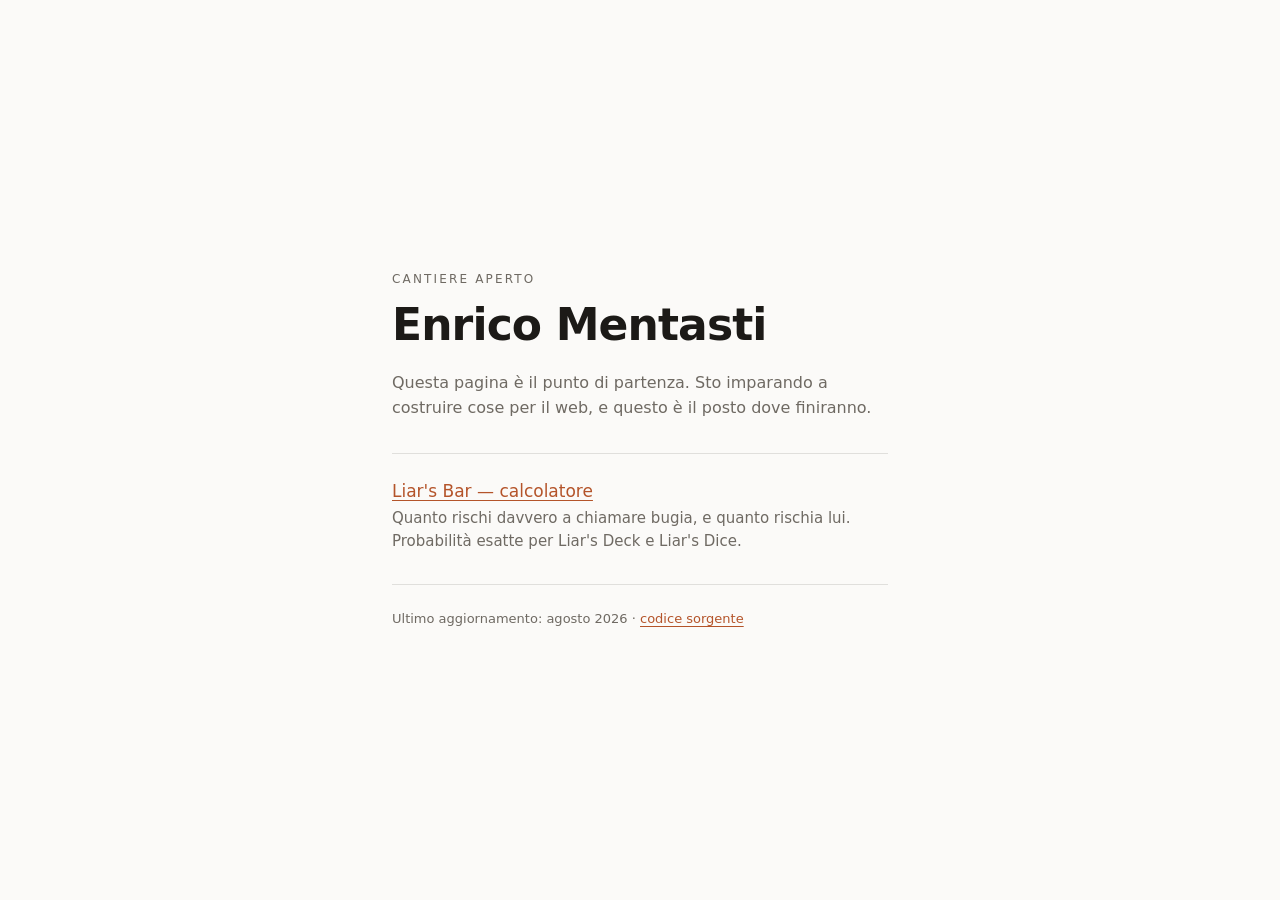
<file: index.html>
<!DOCTYPE html>
<html lang="it">
<head>
<meta charset="UTF-8">
<meta name="viewport" content="width=device-width, initial-scale=1.0">
<title>Enrico Mentasti</title>
<style>
  :root{
    --bg: #fbfaf8;
    --ink: #1c1a17;
    --dim: #6f6a63;
    --line: rgba(28,26,23,0.12);
    --accent: #b4542a;
  }
  @media (prefers-color-scheme: dark){
    :root{
      --bg: #14130f;
      --ink: #f0ece4;
      --dim: #9a938a;
      --line: rgba(240,236,228,0.14);
      --accent: #e08a5c;
    }
  }

  *{ box-sizing: border-box; margin: 0; padding: 0; }

  body{
    background: var(--bg);
    color: var(--ink);
    font-family: -apple-system, BlinkMacSystemFont, "Segoe UI", system-ui, sans-serif;
    line-height: 1.6;
    -webkit-font-smoothing: antialiased;
    display: flex;
    align-items: center;
    min-height: 100vh;
  }

  main{
    width: 100%;
    max-width: 34rem;
    margin: 0 auto;
    padding: 3rem 1.5rem;
  }

  .eyebrow{
    font-size: 0.75rem;
    letter-spacing: 0.18em;
    text-transform: uppercase;
    color: var(--dim);
    margin-bottom: 0.75rem;
  }

  h1{
    font-size: clamp(2rem, 6vw, 2.75rem);
    line-height: 1.1;
    font-weight: 600;
    letter-spacing: -0.02em;
    margin-bottom: 1.25rem;
  }

  p{
    color: var(--dim);
    margin-bottom: 1rem;
    max-width: 30rem;
  }

  .rule{
    border: 0;
    border-top: 1px solid var(--line);
    margin: 2rem 0 1.5rem;
  }

  footer{
    font-size: 0.8125rem;
    color: var(--dim);
  }

  a{
    color: var(--accent);
    text-decoration-thickness: 1px;
    text-underline-offset: 0.2em;
  }

  .things{ list-style: none; }
  .things li{ margin-bottom: 1rem; }
  .things a{
    display: block;
    font-size: 1.0625rem;
    font-weight: 500;
    margin-bottom: 0.15rem;
  }
  .things span{
    display: block;
    color: var(--dim);
    font-size: 0.9375rem;
    line-height: 1.5;
  }
</style>
</head>
<body>
  <main>
    <p class="eyebrow">Cantiere aperto</p>

    <h1>Enrico Mentasti</h1>

    <p>
      Questa pagina è il punto di partenza. Sto imparando a costruire
      cose per il web, e questo è il posto dove finiranno.
    </p>

    <hr class="rule">

    <ul class="things">
      <li>
        <a href="liars-bar/">Liar's Bar — calcolatore</a>
        <span>Quanto rischi davvero a chiamare bugia, e quanto rischia lui.
        Probabilità esatte per Liar's Deck e Liar's Dice.</span>
      </li>
    </ul>

    <hr class="rule">

    <footer>
      Ultimo aggiornamento: agosto 2026 &middot;
      <a href="https://github.com/e-mentasti/e-mentasti.github.io">codice sorgente</a>
    </footer>
  </main>
</body>
</html>
</file>
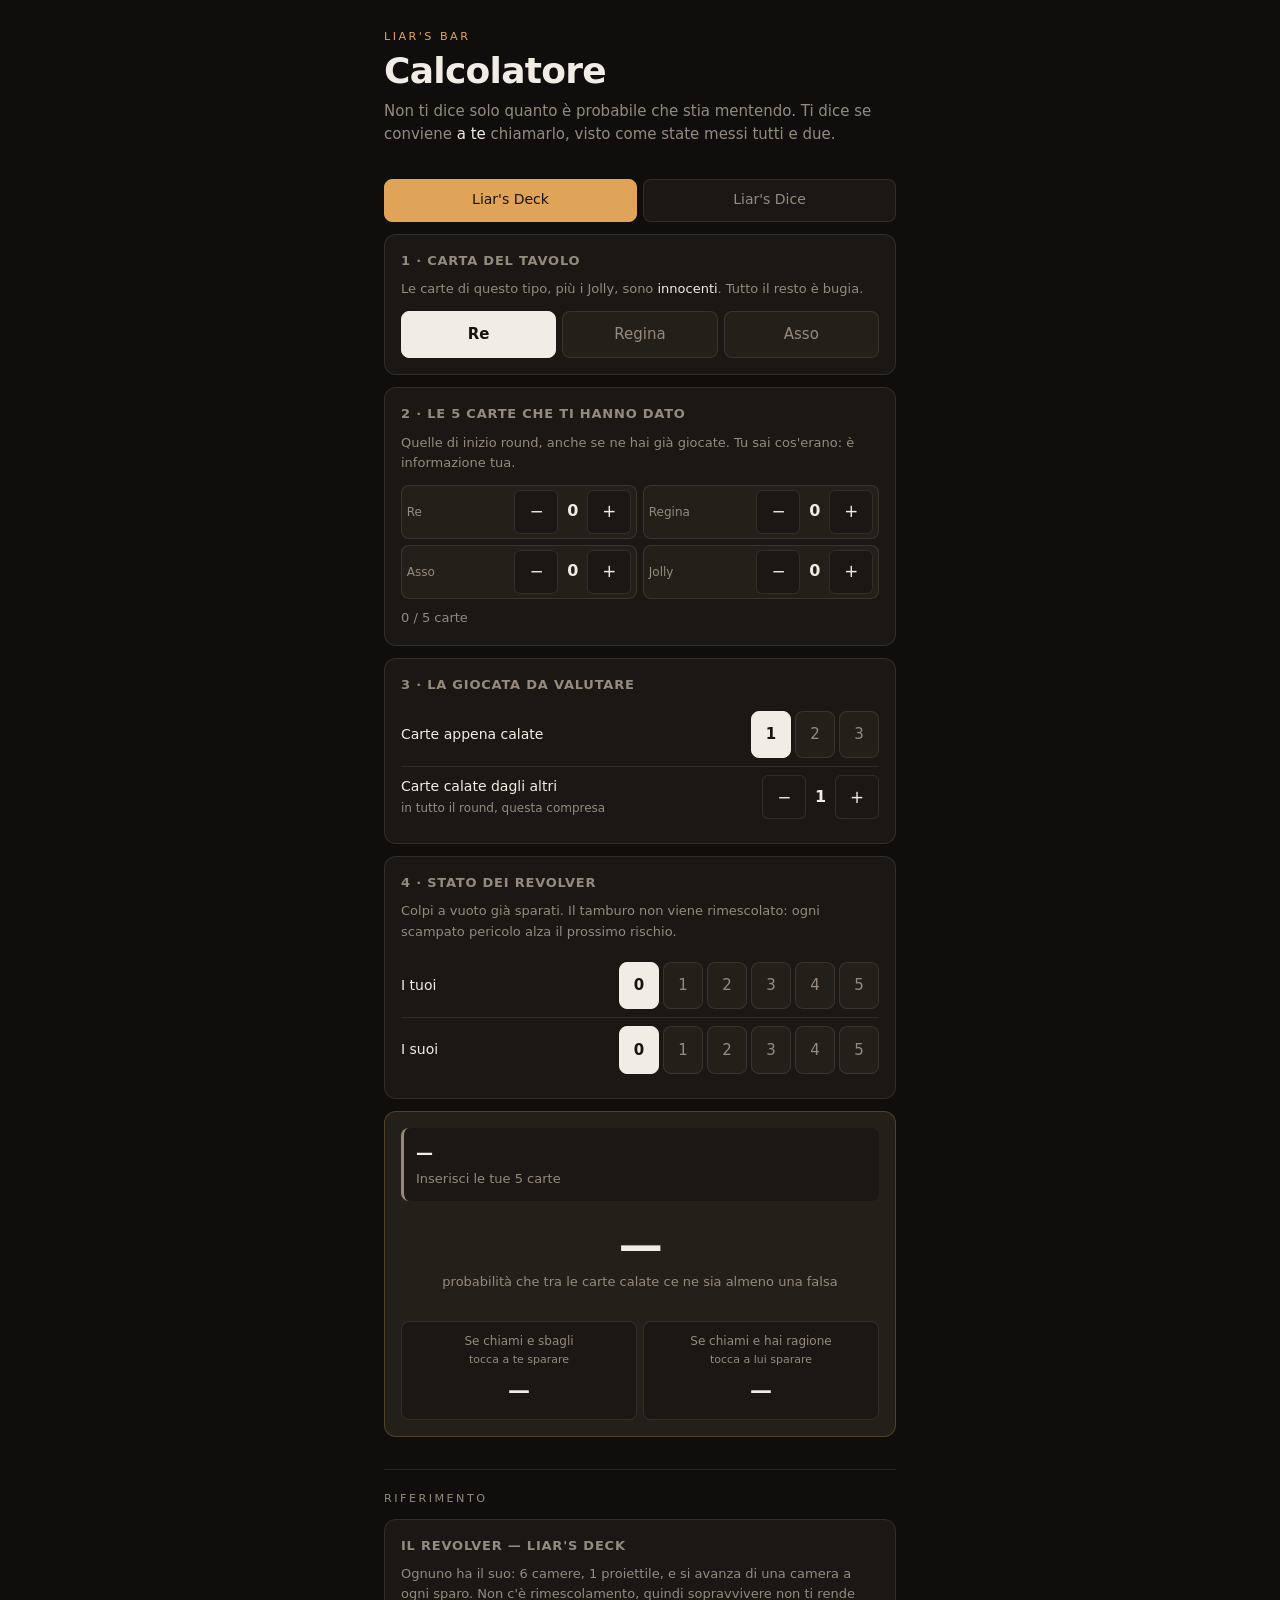
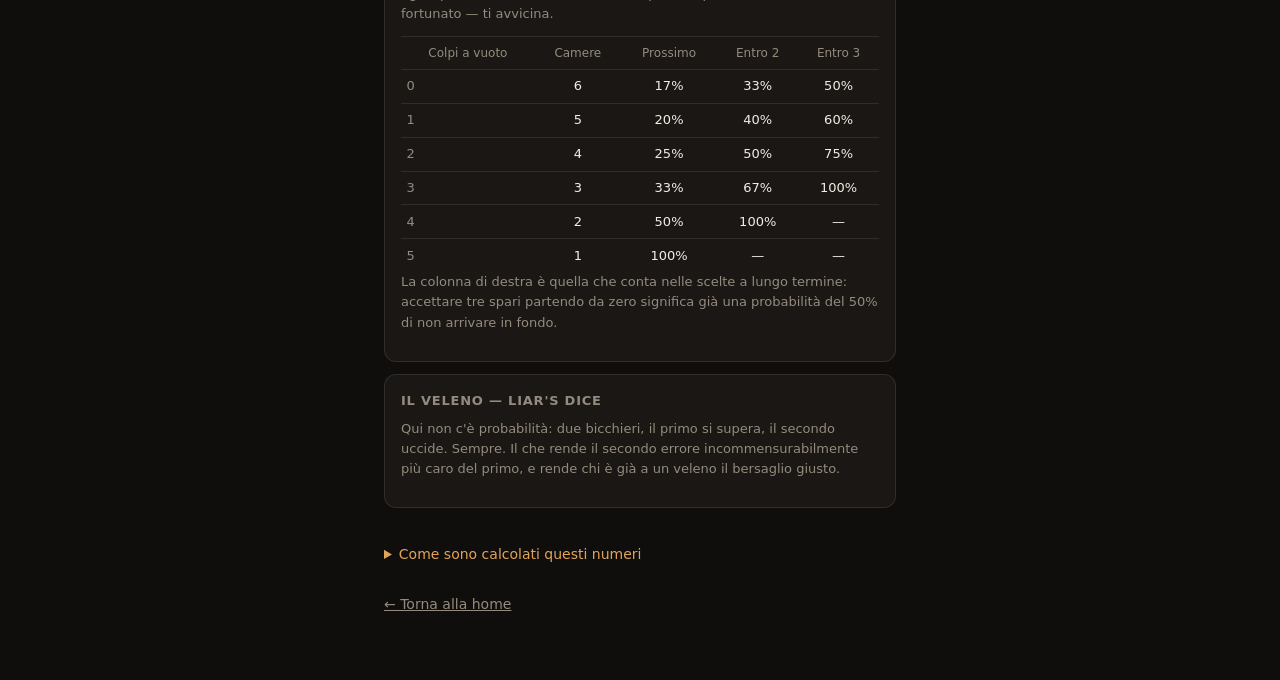
<file: liars-bar/index.html>
<!DOCTYPE html>
<html lang="it">
<head>
<meta charset="UTF-8">
<meta name="viewport" content="width=device-width, initial-scale=1.0">
<title>Liar's Bar — calcolatore di probabilità</title>
<meta name="description" content="Calcolatore di probabilità per Liar's Deck e Liar's Dice: quanto rischi davvero a chiamare, e quanto rischia lui.">
<link rel="stylesheet" href="style.css">
</head>
<body>

<header class="top">
  <p class="eyebrow">Liar's Bar</p>
  <h1>Calcolatore</h1>
  <p class="lede">
    Non ti dice solo quanto è probabile che stia mentendo. Ti dice se
    conviene <em>a te</em> chiamarlo, visto come state messi tutti e due.
  </p>
</header>

<nav class="tabs" role="tablist">
  <button class="tab is-active" data-panel="deck" role="tab">Liar's Deck</button>
  <button class="tab" data-panel="dice" role="tab">Liar's Dice</button>
</nav>

<!-- ══════════════════ LIAR'S DECK ══════════════════ -->
<section class="panel is-active" id="panel-deck">

  <div class="card">
    <h2>1 · Carta del tavolo</h2>
    <p class="help">Le carte di questo tipo, più i Jolly, sono <b>innocenti</b>. Tutto il resto è bugia.</p>
    <div class="choices" id="deck-table">
      <button class="choice is-on" data-v="K">Re</button>
      <button class="choice" data-v="Q">Regina</button>
      <button class="choice" data-v="A">Asso</button>
    </div>
  </div>

  <div class="card">
    <h2>2 · Le 5 carte che ti hanno dato</h2>
    <p class="help">Quelle di inizio round, anche se ne hai già giocate. Tu sai cos'erano: è informazione tua.</p>
    <div class="steppers" id="deck-hand">
      <div class="stepper" data-k="K"><span class="lab">Re</span><button class="pm" data-d="-1">−</button><b class="val">0</b><button class="pm" data-d="1">+</button></div>
      <div class="stepper" data-k="Q"><span class="lab">Regina</span><button class="pm" data-d="-1">−</button><b class="val">0</b><button class="pm" data-d="1">+</button></div>
      <div class="stepper" data-k="A"><span class="lab">Asso</span><button class="pm" data-d="-1">−</button><b class="val">0</b><button class="pm" data-d="1">+</button></div>
      <div class="stepper" data-k="J"><span class="lab">Jolly</span><button class="pm" data-d="-1">−</button><b class="val">0</b><button class="pm" data-d="1">+</button></div>
    </div>
    <p class="tally" id="deck-tally">0 / 5 carte</p>
  </div>

  <div class="card">
    <h2>3 · La giocata da valutare</h2>
    <div class="row">
      <span class="rlab">Carte appena calate</span>
      <div class="choices tight" id="deck-played">
        <button class="choice is-on" data-v="1">1</button>
        <button class="choice" data-v="2">2</button>
        <button class="choice" data-v="3">3</button>
      </div>
    </div>
    <div class="row">
      <span class="rlab">Carte calate dagli altri<br><small>in tutto il round, questa compresa</small></span>
      <div class="stepper bare" id="deck-total"><button class="pm" data-d="-1">−</button><b class="val">1</b><button class="pm" data-d="1">+</button></div>
    </div>
  </div>

  <div class="card">
    <h2>4 · Stato dei revolver</h2>
    <p class="help">Colpi a vuoto già sparati. Il tamburo non viene rimescolato: ogni scampato pericolo alza il prossimo rischio.</p>
    <div class="row">
      <span class="rlab">I tuoi</span>
      <div class="choices tight" id="deck-me">
        <button class="choice is-on" data-v="0">0</button><button class="choice" data-v="1">1</button><button class="choice" data-v="2">2</button>
        <button class="choice" data-v="3">3</button><button class="choice" data-v="4">4</button><button class="choice" data-v="5">5</button>
      </div>
    </div>
    <div class="row">
      <span class="rlab">I suoi</span>
      <div class="choices tight" id="deck-him">
        <button class="choice is-on" data-v="0">0</button><button class="choice" data-v="1">1</button><button class="choice" data-v="2">2</button>
        <button class="choice" data-v="3">3</button><button class="choice" data-v="4">4</button><button class="choice" data-v="5">5</button>
      </div>
    </div>
  </div>

  <div class="card out" id="deck-out">
    <div class="verdict" id="deck-verdict">
      <span class="vhead">—</span>
      <span class="vsub">Inserisci le tue 5 carte</span>
    </div>
    <div class="big"><b id="deck-plie">—</b><span>probabilità che tra le carte calate ce ne sia almeno una falsa</span></div>
    <ul class="facts" id="deck-facts"></ul>
    <div class="scales">
      <div class="scale"><span class="slab">Se chiami e sbagli<br><small>tocca a te sparare</small></span><b id="deck-risk-me">—</b></div>
      <div class="scale"><span class="slab">Se chiami e hai ragione<br><small>tocca a lui sparare</small></span><b id="deck-risk-him">—</b></div>
    </div>
  </div>

</section>

<!-- ══════════════════ LIAR'S DICE ══════════════════ -->
<section class="panel" id="panel-dice">

  <div class="card">
    <h2>1 · Regolamento della stanza</h2>
    <div class="choices" id="dice-rules">
      <button class="choice is-on" data-v="base">Base</button>
      <button class="choice" data-v="trad">Traditional</button>
    </div>
    <p class="help ruleinfo" id="dice-ruleinfo"></p>
  </div>

  <div class="card">
    <h2>2 · Giocatori ancora vivi</h2>
    <div class="choices" id="dice-players">
      <button class="choice" data-v="2">2</button>
      <button class="choice" data-v="3">3</button>
      <button class="choice is-on" data-v="4">4</button>
    </div>
    <p class="tally" id="dice-pool">15 dadi nascosti · 20 in tutto</p>
  </div>

  <div class="card">
    <h2>3 · I tuoi 5 dadi</h2>
    <div class="steppers six" id="dice-mine">
      <div class="stepper" data-k="1"><span class="lab">⚀</span><button class="pm" data-d="-1">−</button><b class="val">0</b><button class="pm" data-d="1">+</button></div>
      <div class="stepper" data-k="2"><span class="lab">⚁</span><button class="pm" data-d="-1">−</button><b class="val">0</b><button class="pm" data-d="1">+</button></div>
      <div class="stepper" data-k="3"><span class="lab">⚂</span><button class="pm" data-d="-1">−</button><b class="val">0</b><button class="pm" data-d="1">+</button></div>
      <div class="stepper" data-k="4"><span class="lab">⚃</span><button class="pm" data-d="-1">−</button><b class="val">0</b><button class="pm" data-d="1">+</button></div>
      <div class="stepper" data-k="5"><span class="lab">⚄</span><button class="pm" data-d="-1">−</button><b class="val">0</b><button class="pm" data-d="1">+</button></div>
      <div class="stepper" data-k="6"><span class="lab">⚅</span><button class="pm" data-d="-1">−</button><b class="val">0</b><button class="pm" data-d="1">+</button></div>
    </div>
    <p class="tally" id="dice-tally">0 / 5 dadi</p>
  </div>

  <div class="card">
    <h2>4 · La puntata sul tavolo</h2>
    <div class="row">
      <span class="rlab">Quanti dadi</span>
      <div class="stepper bare" id="dice-qty"><button class="pm" data-d="-1">−</button><b class="val">3</b><button class="pm" data-d="1">+</button></div>
    </div>
    <div class="row">
      <span class="rlab">Di che faccia</span>
      <div class="choices tight" id="dice-face">
        <button class="choice" data-v="1">⚀</button><button class="choice" data-v="2">⚁</button><button class="choice is-on" data-v="3">⚂</button>
        <button class="choice" data-v="4">⚃</button><button class="choice" data-v="5">⚄</button><button class="choice" data-v="6">⚅</button>
      </div>
    </div>
  </div>

  <div class="card">
    <h2>5 · Veleni già bevuti</h2>
    <p class="help">Il secondo bicchiere è letale. Chi ne ha già uno gioca con la vita — e vale molto di più farglielo bere.</p>
    <div class="row">
      <span class="rlab">Tu</span>
      <div class="choices tight" id="dice-me"><button class="choice is-on" data-v="0">0</button><button class="choice" data-v="1">1</button></div>
    </div>
    <div class="row">
      <span class="rlab">Chi ha puntato</span>
      <div class="choices tight" id="dice-him"><button class="choice is-on" data-v="0">0</button><button class="choice" data-v="1">1</button></div>
    </div>
    <div class="row" id="dice-others-row">
      <span class="rlab">Altri avversari già a un veleno<br><small>conta solo per lo Spot On</small></span>
      <div class="stepper bare" id="dice-others"><button class="pm" data-d="-1">−</button><b class="val">0</b><button class="pm" data-d="1">+</button></div>
    </div>
  </div>

  <div class="card out" id="dice-out">
    <div class="verdict" id="dice-verdict">
      <span class="vhead">—</span>
      <span class="vsub">Inserisci i tuoi 5 dadi</span>
    </div>
    <div class="big"><b id="dice-ptrue">—</b><span>probabilità che la puntata sia vera</span></div>
    <ul class="facts" id="dice-facts"></ul>

    <h3 class="opth">Le tue opzioni</h3>
    <ul class="options" id="dice-options"></ul>
  </div>

  <div class="card">
    <h2>Se invece rilanci</h2>
    <p class="help">Probabilità che ogni rilancio possibile sia già vero da solo. Più è alta, più il rilancio è sicuro. Il migliore è evidenziato.</p>
    <div class="gridwrap"><table class="grid" id="dice-grid"></table></div>
  </div>

</section>

<!-- ══════════════════ RIFERIMENTO ══════════════════ -->
<section class="ref">
  <p class="refhead">Riferimento</p>

  <div class="card">
    <h2>Il revolver — Liar's Deck</h2>
    <p class="help">
      Ognuno ha il suo: 6 camere, 1 proiettile, e si avanza di una camera a
      ogni sparo. Non c'è rimescolamento, quindi sopravvivere non ti rende
      fortunato — ti avvicina.
    </p>
    <div class="gridwrap"><table class="grid" id="roul-table"></table></div>
    <p class="help">
      La colonna di destra è quella che conta nelle scelte a lungo termine:
      accettare tre spari partendo da zero significa già una probabilità
      del 50% di non arrivare in fondo.
    </p>
  </div>

  <div class="card">
    <h2>Il veleno — Liar's Dice</h2>
    <p class="help">
      Qui non c'è probabilità: due bicchieri, il primo si supera, il secondo
      uccide. Sempre. Il che rende il secondo errore incommensurabilmente più
      caro del primo, e rende chi è già a un veleno il bersaglio giusto.
    </p>
  </div>
</section>

<footer class="foot">
  <details>
    <summary>Come sono calcolati questi numeri</summary>
    <div class="doc">
      <p><b>Liar's Deck.</b> Il mazzo è di 20 carte: 6 Re, 6 Regine, 6 Assi, 2 Jolly.
      Gli innocenti di un round sono sempre 8 — i 6 del tipo del tavolo più i 2 Jolly.
      Tu ne vedi 5, quindi le 15 che non vedi contengono esattamente
      <i>8 meno i tuoi</i> innocenti. Non è una stima, è sottrazione.</p>

      <p>La probabilità che le carte appena calate siano tutte innocenti si calcola
      come estrazione senza reimmissione da quelle 15 carte
      (distribuzione ipergeometrica). Il calcolo assume che l'avversario
      peschi a caso: <b>è la probabilità pura, non la lettura dell'avversario.</b>
      Se uno bluffa sempre, o non bluffa mai, quella informazione vale più di
      questi numeri.</p>

      <p><b>Una conseguenza che vale la pena sapere.</b> Gli innocenti sono 8 su 20,
      e almeno 3 stanno sempre fuori dalla tua mano. Facendo il conto per tutte le
      mani possibili, la probabilità che una singola carta calata sia falsa
      <b>non scende mai sotto il 47%</b>, e quando ne calano tre insieme non
      scende sotto l'88%. In questo gioco qualcuno sta quasi sempre mentendo:
      il problema non è <i>se</i>, è se ti conviene dirlo.</p>

      <p><b>La regola dei posti a sedere.</b> Se gli altri hanno calato più carte
      di quanti innocenti esistono là fuori, alcune bugie sono già sul tavolo per
      forza — indipendentemente da chi le ha messe. Il calcolatore te lo segnala:
      è una certezza, non una probabilità.</p>

      <p><b>Il revolver.</b> Camere rimaste = 6 meno i colpi a vuoto già sparati.
      Il rischio del prossimo sparo è 1 diviso le camere rimaste: 1/6, poi 1/5,
      1/4, 1/3, 1/2, infine certezza.</p>

      <p><b>Il confronto finale.</b> Chiamare bugia mette in gioco due rischi opposti:
      se sbagli spari tu, se hai ragione spara lui. Il calcolatore moltiplica ogni
      probabilità per il relativo rischio di morte e li confronta. Conviene chiamare
      quando il pericolo che scarichi su di lui supera quello che ti prendi addosso.</p>

      <p><b>Liar's Dice, ruleset Base.</b> I dadi nascosti sono 5 per ogni altro
      giocatore vivo, ognuno con 1 possibilità su 6 di mostrare una faccia data.
      La probabilità che la puntata regga è la probabilità binomiale che tra quei
      dadi ne escano abbastanza da coprire quanto manca ai tuoi.</p>

      <p><b>Liar's Dice, ruleset Traditional.</b> Gli 1 valgono come qualsiasi
      numero. Per ogni faccia diversa da 1 le possibilità diventano quindi
      <b>2 su 6</b>, non 1 su 6: la media raddoppia, e puntate che nel Base
      sarebbero spericolate diventano ordinarie. Attenzione al caso limite:
      puntare <i>sugli 1</i> resta a 1 su 6, perché un 1 non può valere come
      jolly di se stesso. È l'unica faccia che non beneficia della regola,
      e per questo la più difficile da coprire.</p>

      <p><b>Spot On.</b> Disponibile solo nel Traditional: dichiari che la quantità
      è <i>esatta</i>. Se azzecchi, <b>bevono tutti gli altri</b>; se sbagli, bevi tu.
      Il calcolo è la probabilità binomiale puntuale (esattamente <i>n</i>, non
      almeno <i>n</i>), che è sempre molto più bassa di quella di una chiamata —
      ma il premio si moltiplica per il numero di avversari, e con tre al tavolo
      può convenire anche sotto il 20%.</p>

      <p><b>Come sono pesati i veleni.</b> La prima dose vale mezza morte, la
      seconda una morte intera. È una convenzione per confrontare situazioni
      diverse, non un dato del gioco: serve a far emergere che colpire chi è già
      a un veleno vale il doppio di colpire chi è fresco.</p>

      <p class="warn">Non sono coperti: le varianti Devil e Chaos del Deck,
      Liar's Deck 2 e Liar's Poker. Cambiano carte e conseguenze, e servirebbero
      regole verificate.</p>
    </div>
  </details>
  <p class="back"><a href="../">← Torna alla home</a></p>
</footer>

<script src="app.js"></script>
</body>
</html>
</file>
<file: liars-bar/style.css>
:root{
  --bg:      #100e0c;
  --card:    #1a1714;
  --card-hi: #232019;
  --ink:     #f2ede4;
  --dim:     #948b7e;
  --line:    rgba(242,237,228,0.10);
  --accent:  #e0a458;
  --good:    #7bc47f;
  --bad:     #e0705e;
}

*{ box-sizing: border-box; margin: 0; padding: 0; }

body{
  background: var(--bg);
  color: var(--ink);
  font-family: -apple-system, BlinkMacSystemFont, "Segoe UI", system-ui, sans-serif;
  line-height: 1.55;
  -webkit-font-smoothing: antialiased;
  -webkit-tap-highlight-color: transparent;
  max-width: 34rem;
  margin: 0 auto;
  padding: 1.75rem 1rem 4rem;
}

/* ---------- testata ---------- */
.top{ margin-bottom: 1.5rem; }
.eyebrow{
  font-size: 0.7rem; letter-spacing: 0.22em; text-transform: uppercase;
  color: var(--accent); margin-bottom: 0.35rem;
}
h1{ font-size: clamp(1.75rem, 7vw, 2.25rem); line-height: 1.1; letter-spacing: -0.02em; margin-bottom: 0.6rem; }
.lede{ color: var(--dim); font-size: 0.9375rem; }
.lede em{ color: var(--ink); font-style: normal; }

/* ---------- tab ---------- */
.tabs{
  display: flex; gap: 0.375rem;
  position: sticky; top: 0; z-index: 10;
  background: var(--bg); padding: 0.5rem 0 0.75rem;
}
.tab{
  flex: 1; padding: 0.6rem 0.5rem;
  background: var(--card); color: var(--dim);
  border: 1px solid var(--line); border-radius: 0.5rem;
  font: inherit; font-size: 0.875rem; font-weight: 500;
  cursor: pointer;
}
.tab.is-active{ background: var(--accent); color: #17130d; border-color: var(--accent); }

.panel{ display: none; }
.panel.is-active{ display: block; }

/* ---------- schede ---------- */
.card{
  background: var(--card);
  border: 1px solid var(--line);
  border-radius: 0.75rem;
  padding: 1rem;
  margin-bottom: 0.75rem;
}
.card h2{
  font-size: 0.8125rem; font-weight: 600;
  letter-spacing: 0.06em; text-transform: uppercase;
  color: var(--dim); margin-bottom: 0.5rem;
}
.help{ font-size: 0.8125rem; color: var(--dim); margin-bottom: 0.75rem; }
.help b{ color: var(--ink); font-weight: 500; }

/* ---------- bottoni scelta ---------- */
.choices{ display: flex; gap: 0.375rem; flex-wrap: wrap; }
.choices.tight{ gap: 0.25rem; }
.choice{
  flex: 1; min-width: 2.5rem; padding: 0.7rem 0.4rem;
  background: var(--card-hi); color: var(--dim);
  border: 1px solid var(--line); border-radius: 0.5rem;
  font: inherit; font-size: 0.9375rem; cursor: pointer;
}
.choice.is-on{ background: var(--ink); color: #17130d; border-color: var(--ink); font-weight: 600; }

/* ---------- righe etichetta + controllo ---------- */
.row{
  display: flex; align-items: center; gap: 0.75rem;
  padding: 0.5rem 0; border-top: 1px solid var(--line);
}
.row:first-of-type{ border-top: 0; }
.rlab{ flex: 1; font-size: 0.875rem; }
.rlab small{ color: var(--dim); font-size: 0.75rem; }
.row .choices{ flex: 0 1 auto; }

/* ---------- stepper ---------- */
.steppers{ display: grid; grid-template-columns: repeat(2, 1fr); gap: 0.375rem; }
.stepper{
  display: flex; align-items: center; gap: 0.2rem;
  background: var(--card-hi); border: 1px solid var(--line);
  border-radius: 0.5rem; padding: 0.25rem 0.3rem;
}
.stepper.bare{ background: none; border: 0; padding: 0; }
.stepper .lab{ flex: 1; font-size: 0.75rem; color: var(--dim); }
.steppers.six .lab{ font-size: 1rem; flex: 0 0 auto; }
.stepper .val{ min-width: 1.4rem; text-align: center; font-variant-numeric: tabular-nums; font-size: 1rem; }
.pm{
  /* 44px: la soglia sotto la quale il dito sbaglia bersaglio */
  width: 2.75rem; height: 2.75rem; flex: none;
  background: var(--card); color: var(--ink);
  border: 1px solid var(--line); border-radius: 0.375rem;
  font: inherit; font-size: 1.05rem; line-height: 1; cursor: pointer;
}
/* su schermi stretti gli stepper vanno in colonna singola:
   meglio scorrere che avere bersagli piccoli */
@media (max-width: 26rem){
  .steppers{ grid-template-columns: 1fr; }
}
@media (min-width: 30rem){
  .steppers.six{ grid-template-columns: repeat(3, 1fr); }
}
.pm:active{ background: var(--accent); color: #17130d; }

.tally{ margin-top: 0.6rem; font-size: 0.8125rem; color: var(--dim); }
.tally.err{ color: var(--bad); }
.tally.ok{ color: var(--good); }

/* ---------- risultato ---------- */
.out{ background: var(--card-hi); border-color: rgba(224,164,88,0.25); }

.verdict{
  display: block; padding: 0.75rem; margin-bottom: 0.875rem;
  border-radius: 0.5rem; background: var(--card); border-left: 3px solid var(--dim);
}
.verdict.go{ border-left-color: var(--good); }
.verdict.no{ border-left-color: var(--bad); }
.verdict.meh{ border-left-color: var(--accent); }
.vhead{ display: block; font-size: 1.0625rem; font-weight: 600; }
.verdict.go .vhead{ color: var(--good); }
.verdict.no .vhead{ color: var(--bad); }
.verdict.meh .vhead{ color: var(--accent); }
.vsub{ display: block; font-size: 0.8125rem; color: var(--dim); margin-top: 0.15rem; }

.big{ text-align: center; padding: 0.5rem 0 0.875rem; }
.big b{
  display: block; font-size: 2.75rem; line-height: 1;
  font-variant-numeric: tabular-nums; letter-spacing: -0.03em;
}
.big span{ display: block; font-size: 0.8125rem; color: var(--dim); margin-top: 0.35rem; }

.facts{ list-style: none; font-size: 0.8125rem; }
.facts li{ padding: 0.4rem 0; border-top: 1px solid var(--line); color: var(--dim); }
.facts li b{ color: var(--ink); font-weight: 500; }
.facts li.alert{ color: var(--accent); }

.scales{ display: grid; grid-template-columns: 1fr 1fr; gap: 0.375rem; margin-top: 0.875rem; }
.scale{
  background: var(--card); border: 1px solid var(--line);
  border-radius: 0.5rem; padding: 0.625rem; text-align: center;
}
.slab{ display: block; font-size: 0.75rem; color: var(--dim); margin-bottom: 0.35rem; }
.slab small{ font-size: 0.6875rem; }
.scale b{ font-size: 1.375rem; font-variant-numeric: tabular-nums; }

/* ---------- le tre opzioni a confronto ---------- */
.opth{
  font-size: 0.75rem; font-weight: 600; letter-spacing: 0.08em;
  text-transform: uppercase; color: var(--dim);
  margin: 1.25rem 0 0.5rem; padding-top: 0.875rem;
  border-top: 1px solid var(--line);
}
.options{ list-style: none; display: grid; gap: 0.375rem; }
.options li{
  background: var(--card); border: 1px solid var(--line);
  border-radius: 0.5rem; padding: 0.625rem 0.75rem;
}
.ohead{ display: flex; align-items: center; justify-content: space-between; gap: 0.5rem; }
.ohead b{ font-size: 0.9375rem; }
.net{
  font-size: 0.8125rem; font-variant-numeric: tabular-nums;
  padding: 0.1rem 0.4rem; border-radius: 0.25rem;
  background: rgba(148,139,126,0.15); color: var(--dim);
}
.net.pos{ background: rgba(123,196,127,0.18); color: var(--good); }
.net.neg{ background: rgba(224,112,94,0.18); color: var(--bad); }
.ostat{ font-size: 0.8125rem; color: var(--ink); margin-top: 0.15rem; }
.pipg{ font-size: 1.35em; line-height: 1; vertical-align: -0.15em; }
.onote{ font-size: 0.75rem; color: var(--dim); margin-top: 0.25rem; line-height: 1.45; }
.onote b{ color: var(--ink); font-weight: 500; }
.ruleinfo{ margin: 0.75rem 0 0; }

/* ---------- riferimento (non è un minigioco) ---------- */
.ref{
  margin-top: 2rem; padding-top: 1.25rem;
  border-top: 1px solid var(--line);
}
.refhead{
  font-size: 0.7rem; letter-spacing: 0.22em; text-transform: uppercase;
  color: var(--dim); margin-bottom: 0.75rem;
}

/* ---------- tabelle ---------- */
.gridwrap{ overflow-x: auto; }
.grid{ width: 100%; border-collapse: collapse; font-size: 0.8125rem; font-variant-numeric: tabular-nums; }
.grid th, .grid td{ padding: 0.4rem 0.35rem; text-align: center; border-top: 1px solid var(--line); }
.grid th{ color: var(--dim); font-weight: 500; font-size: 0.75rem; }
/* solo la griglia dei rilanci ha i simboli dei dadi come intestazione */
#dice-grid th{ color: var(--ink); font-size: 1.25rem; line-height: 1; }
.grid td.head{ color: var(--dim); text-align: left; white-space: nowrap; }
.grid td.dead{ color: rgba(148,139,126,0.35); }
.grid tr.now{ background: rgba(224,164,88,0.10); }
.grid td.top{ color: var(--good); font-weight: 600; }

/* ---------- piede ---------- */
.foot{ margin-top: 1.5rem; font-size: 0.875rem; }
summary{
  cursor: pointer; color: var(--accent); padding: 0.75rem 0;
  font-size: 0.875rem;
}
.doc{ color: var(--dim); font-size: 0.8125rem; }
.doc p{ margin-bottom: 0.75rem; }
.doc b{ color: var(--ink); font-weight: 500; }
.doc i{ color: var(--ink); font-style: normal; }
.doc .warn{ color: var(--accent); }
.back{ margin-top: 1rem; }
.back a{ color: var(--dim); }
</file>
